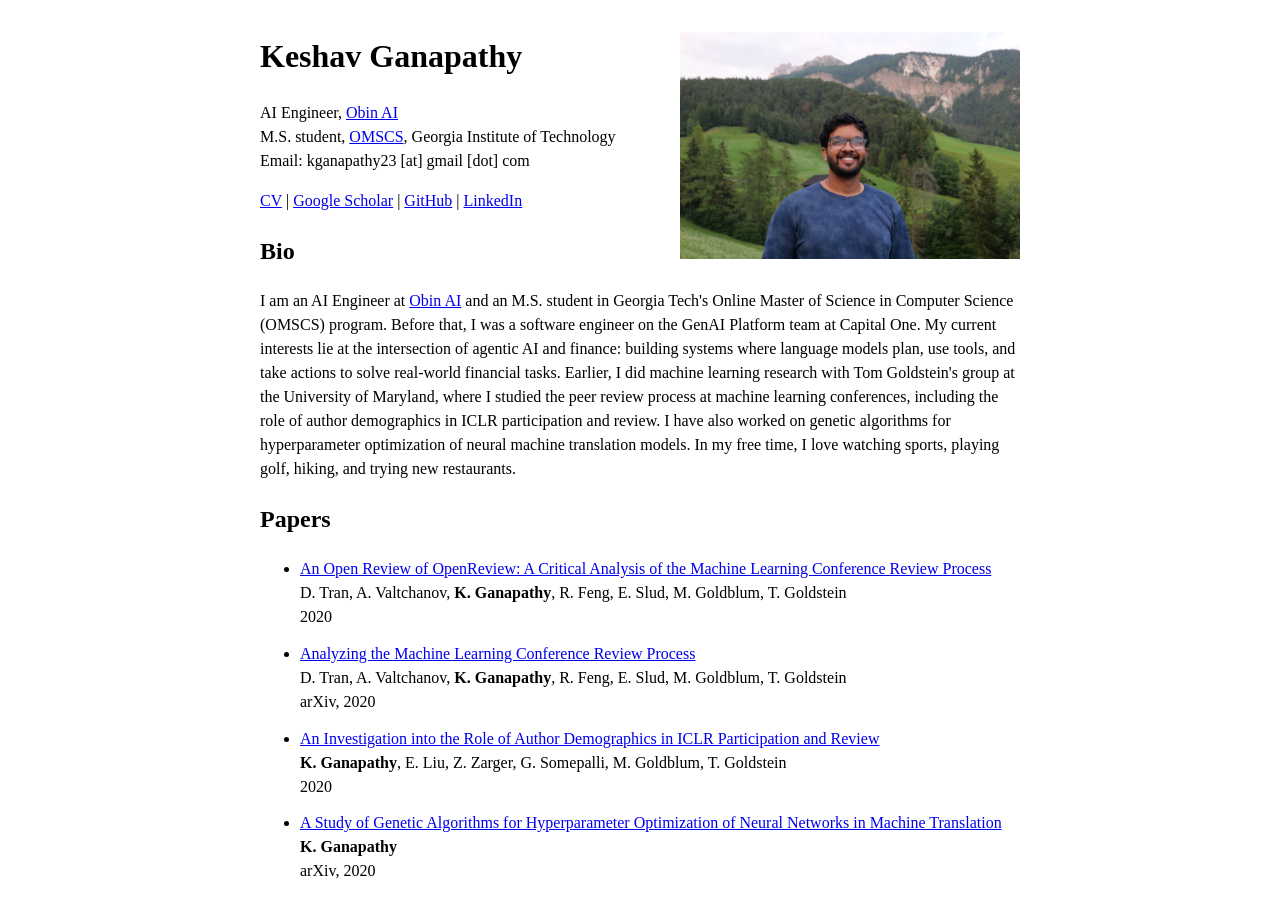
<file: index.html>
<!DOCTYPE html>
<html lang="en">
<head>
<meta charset="UTF-8">
<meta name="viewport" content="width=device-width, initial-scale=1.0">
<title>Keshav Ganapathy</title>
<link rel="icon" href="images/favicon.ico">
<style>
  body { max-width: 760px; margin: 2em auto; padding: 0 1em; font-family: Georgia, serif; line-height: 1.5; }
  img { float: right; width: 340px; max-width: 50%; margin: 0 0 1em 1em; }
  li { margin-bottom: 0.8em; }
  @media (max-width: 600px) {
    body { display: flex; flex-direction: column; margin: 1em auto; }
    body > * { margin-top: 0; }
    img { float: none; order: 1; width: 100%; max-width: 100%; height: auto; margin: 0 0 1em 0; }
    h2, h2 ~ * { order: 2; }
    h1 { font-size: 1.7em; }
  }
</style>
</head>
<body>

<img src="images/profile.jpg" alt="Keshav Ganapathy">

<h1>Keshav Ganapathy</h1>

<p>
AI Engineer, <a href="https://www.obin.ai/">Obin AI</a><br>
M.S. student, <a href="https://omscs.gatech.edu/">OMSCS</a>, Georgia Institute of Technology<br>
Email: kganapathy23 [at] gmail [dot] com
</p>

<p>
<a href="files/resume.pdf">CV</a> |
<a href="https://scholar.google.com/citations?hl=en&user=XLvMzFoAAAAJ">Google Scholar</a> |
<a href="https://github.com/keshavganapathy">GitHub</a> |
<a href="https://www.linkedin.com/in/keshavganapathy/">LinkedIn</a>
</p>

<h2>Bio</h2>

<p>
I am an AI Engineer at <a href="https://www.obin.ai/">Obin AI</a> and an M.S. student in Georgia Tech's Online Master of Science in Computer Science (OMSCS) program. Before that, I was a software engineer on the GenAI Platform team at Capital One. My current interests lie at the intersection of agentic AI and finance: building systems where language models plan, use tools, and take actions to solve real-world financial tasks.
Earlier, I did machine learning research with Tom Goldstein's group at the University of Maryland,
where I studied the peer review process at machine learning conferences, including the role of
author demographics in ICLR participation and review. I have also worked on genetic algorithms
for hyperparameter optimization of neural machine translation models. In my free time, I love watching sports, playing golf, hiking, and trying new restaurants.
</p>

<h2>Papers</h2>

<ul>
  <li>
    <a href="https://openreview.net/pdf?id=Cn706AbJaKW">An Open Review of OpenReview: A Critical Analysis of the Machine Learning Conference Review Process</a><br>
    D. Tran, A. Valtchanov, <b>K. Ganapathy</b>, R. Feng, E. Slud, M. Goldblum, T. Goldstein<br>
    2020
  </li>
  <li>
    <a href="https://arxiv.org/abs/2011.12919">Analyzing the Machine Learning Conference Review Process</a><br>
    D. Tran, A. Valtchanov, <b>K. Ganapathy</b>, R. Feng, E. Slud, M. Goldblum, T. Goldstein<br>
    arXiv, 2020
  </li>
  <li>
    <a href="https://openreview.net/pdf?id=1DUwCRNAbA">An Investigation into the Role of Author Demographics in ICLR Participation and Review</a><br>
    <b>K. Ganapathy</b>, E. Liu, Z. Zarger, G. Somepalli, M. Goldblum, T. Goldstein<br>
    2020
  </li>
  <li>
    <a href="https://arxiv.org/abs/2009.08928">A Study of Genetic Algorithms for Hyperparameter Optimization of Neural Networks in Machine Translation</a><br>
    <b>K. Ganapathy</b><br>
    arXiv, 2020
  </li>
</ul>

</body>
</html>
</file>
